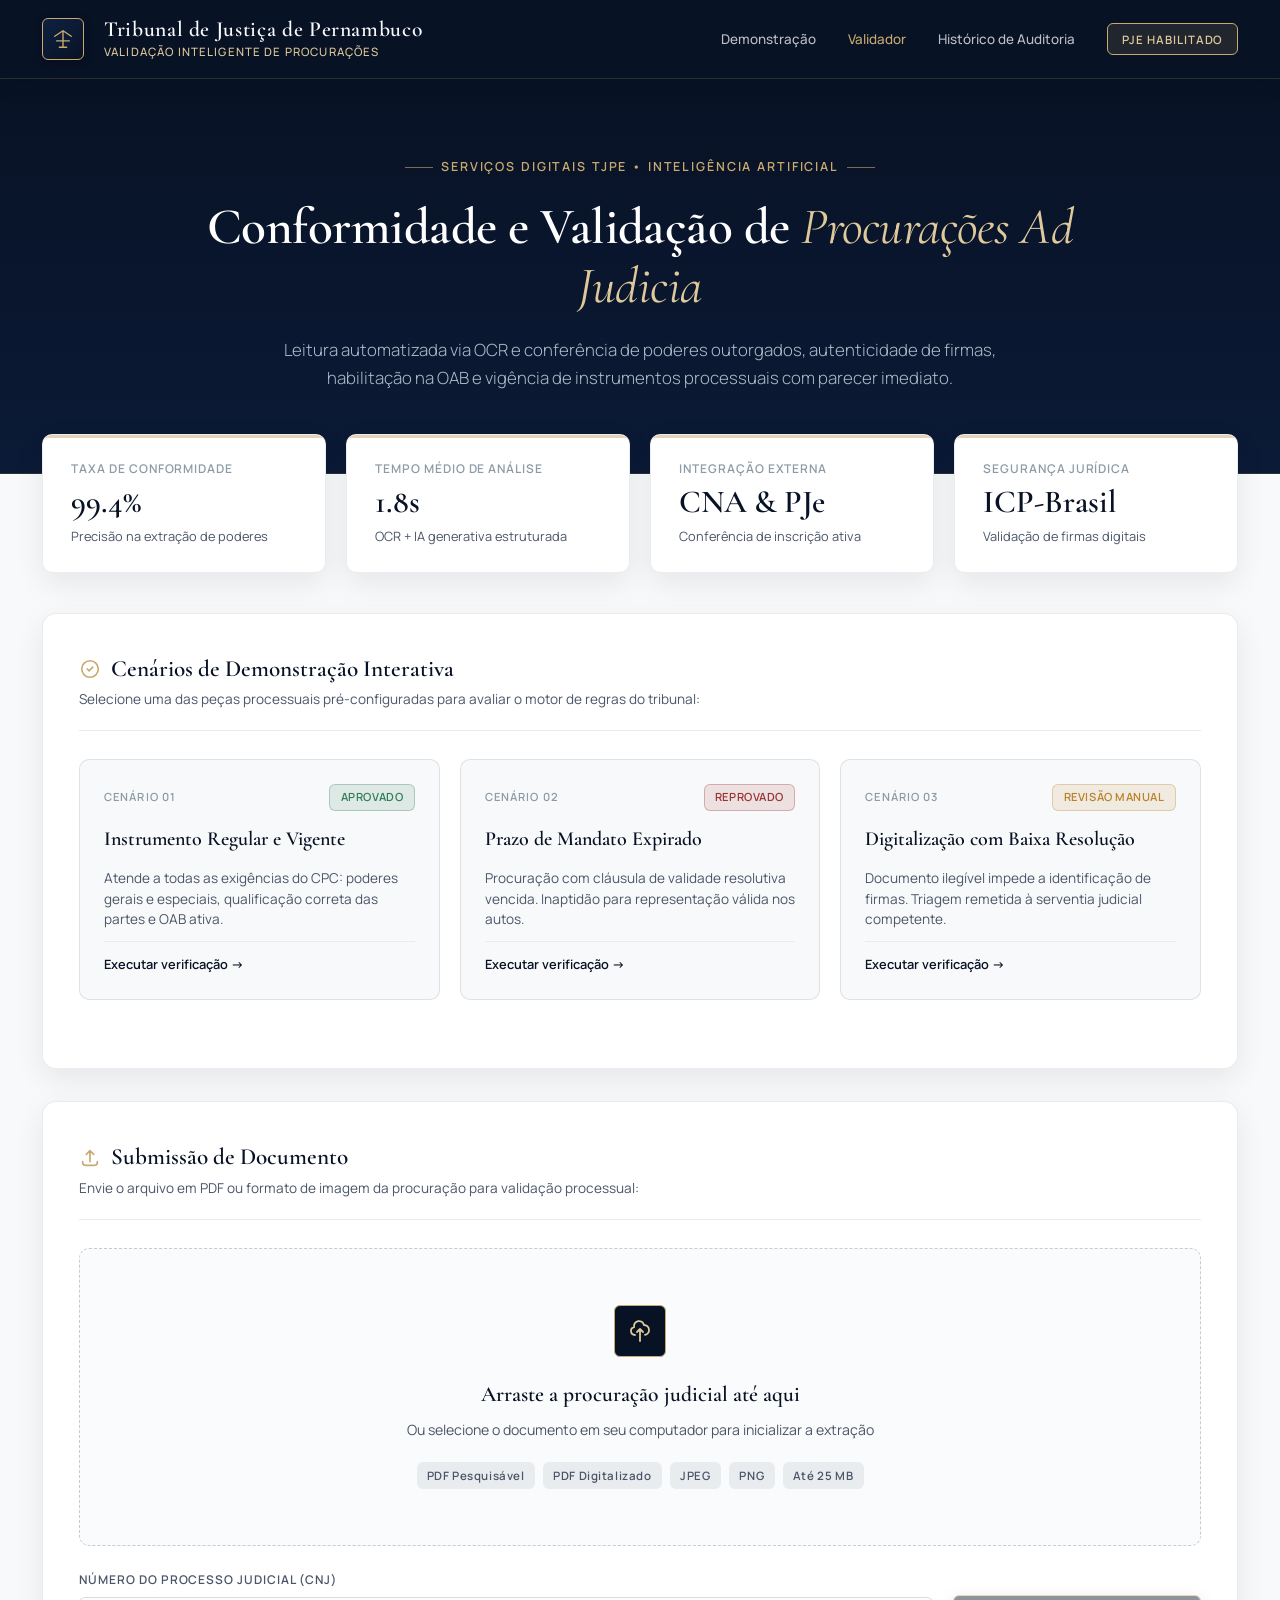
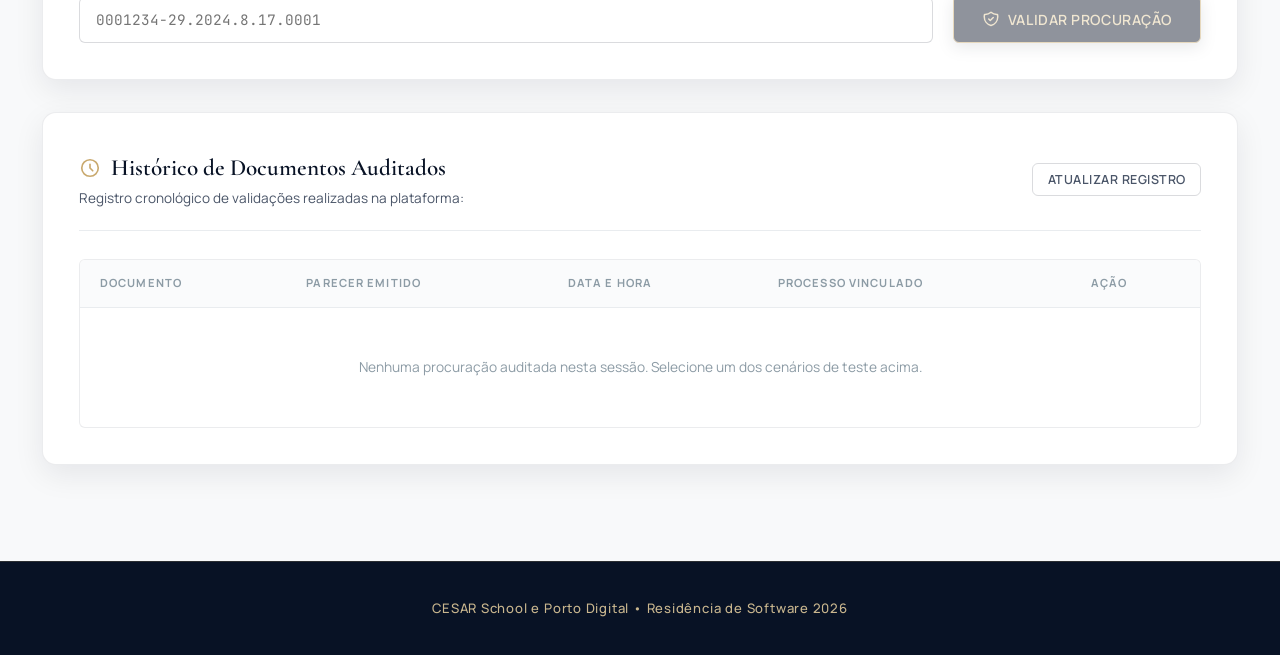
<file: index.html>
<!DOCTYPE html>
<html lang="pt-BR">
<head>
  <meta charset="UTF-8" />
  <meta name="viewport" content="width=device-width, initial-scale=1.0" />
  <title>TJPE — Validação Inteligente de Procurações</title>
  <!-- Página inicial do GitHub Pages: redireciona para a demonstração interativa -->
  <meta http-equiv="refresh" content="0; url=ABRIR_SITE.html" />
  <link rel="canonical" href="ABRIR_SITE.html" />
  <script>location.replace("ABRIR_SITE.html" + location.search + location.hash);</script>
  <style>
    body { margin: 0; min-height: 100vh; display: flex; align-items: center; justify-content: center;
           background: #0b1a36; color: #f8f9fa; font-family: Arial, sans-serif; text-align: center; padding: 24px; }
    a { color: #c9a96e; }
  </style>
</head>
<body>
  <p>Abrindo a demonstração da Validação Inteligente de Procurações…<br />
     Se nada acontecer, <a href="ABRIR_SITE.html">clique aqui</a>.</p>
</body>
</html>
</file>
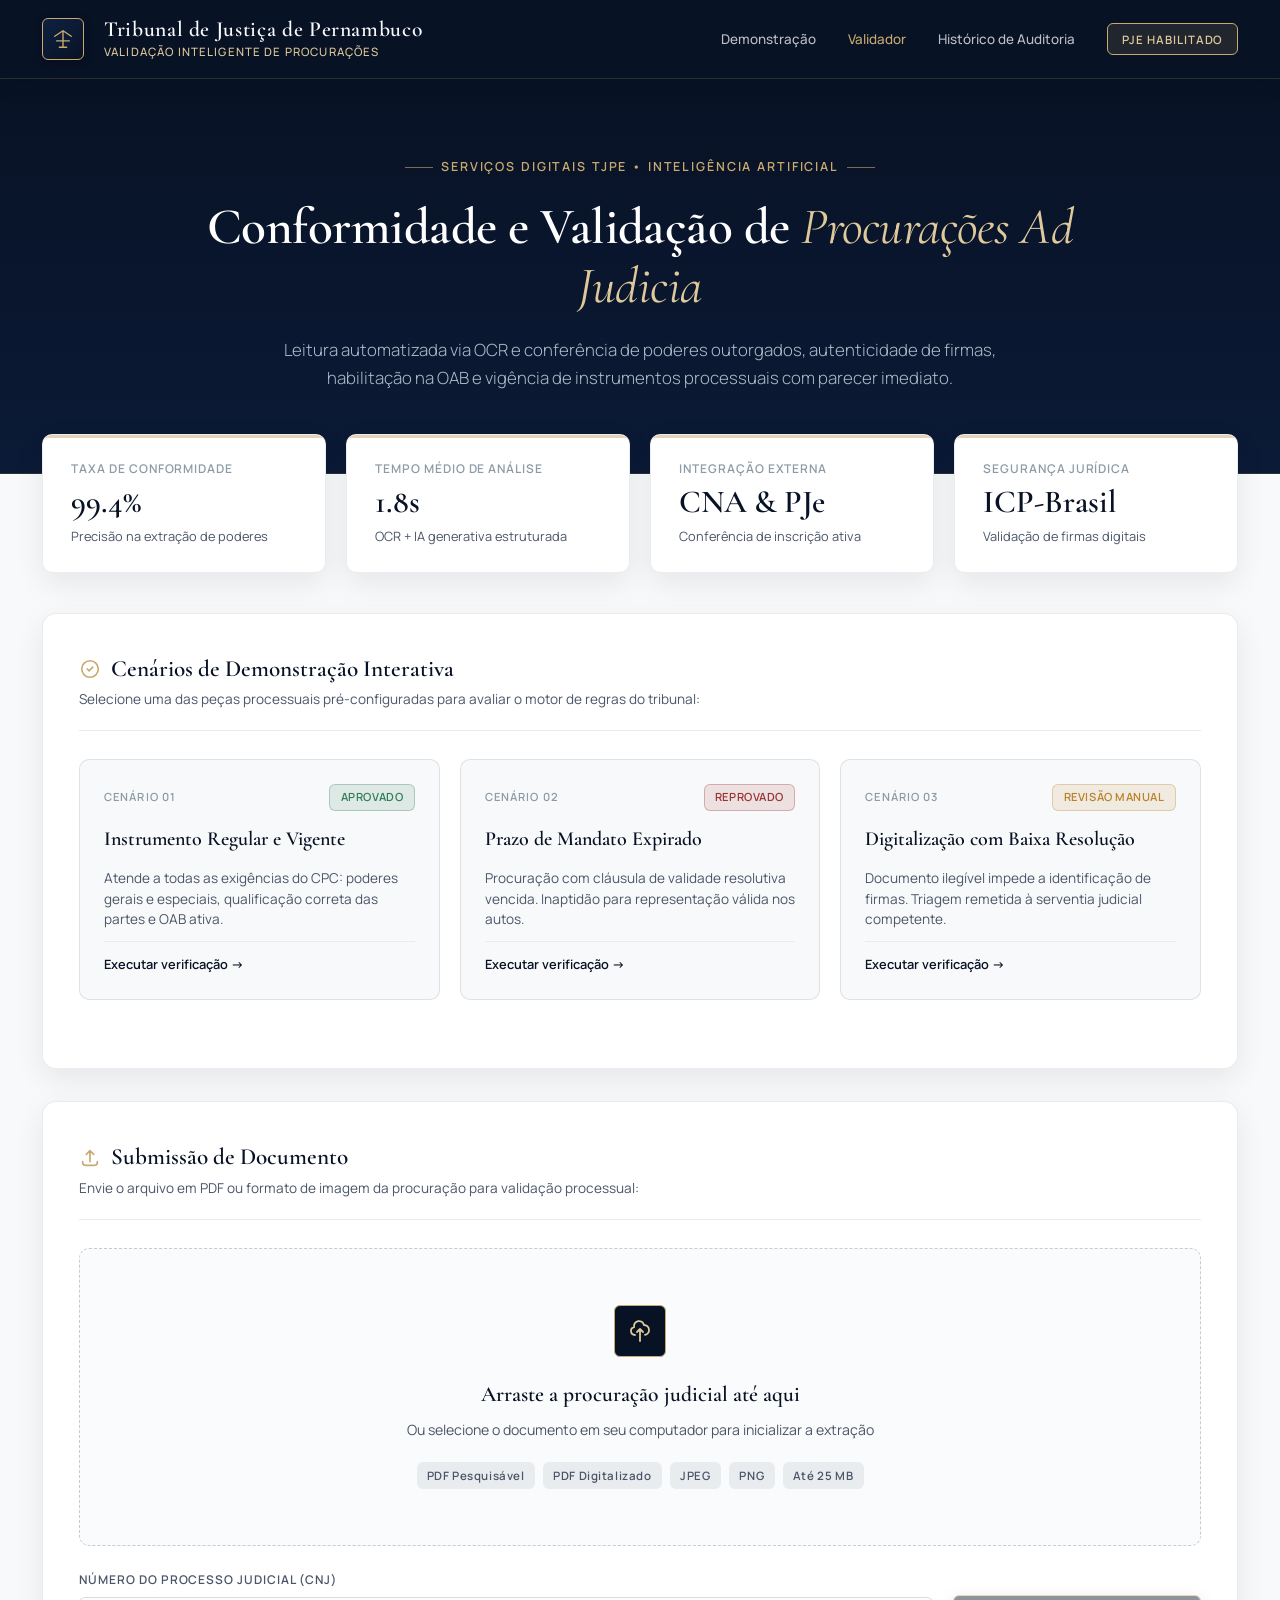
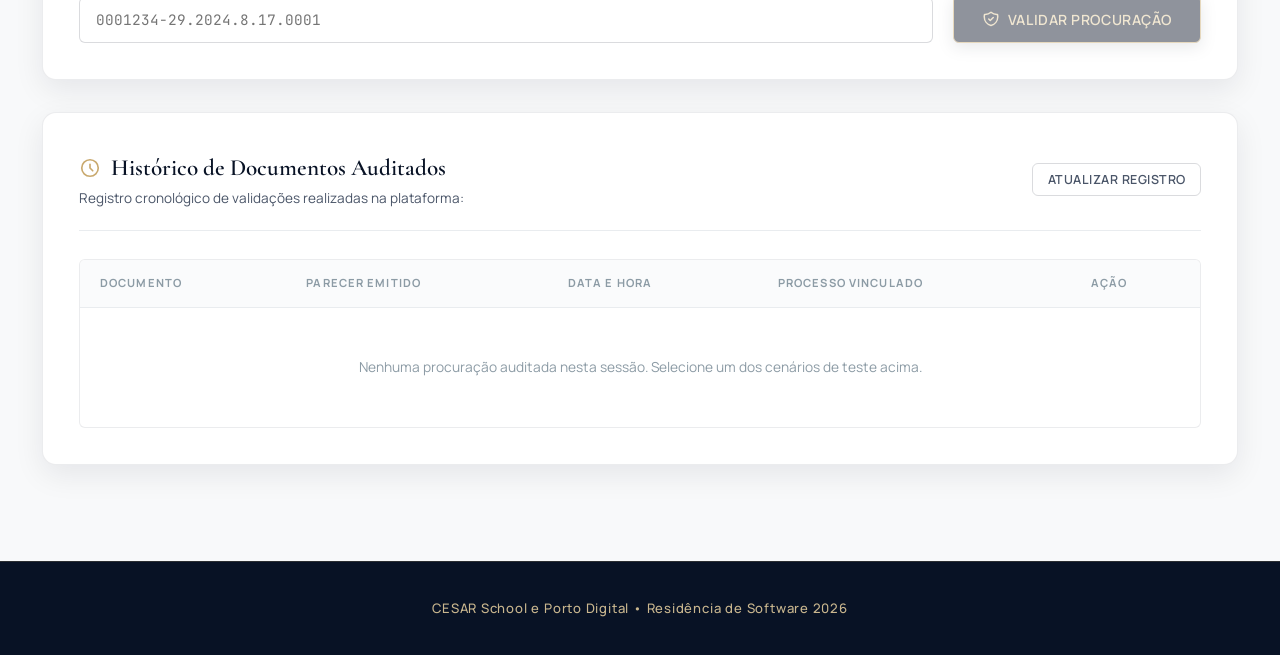
<file: ABRIR_SITE.html>
<!DOCTYPE html>
<html lang="pt-BR">
<head>
  <meta charset="UTF-8" />
  <meta name="viewport" content="width=device-width, initial-scale=1.0" />
  <title>TJPE — Validação Inteligente de Procurações</title>
  
  <!-- Tipografia LegalTech Premium: Cormorant Garamond & Manrope -->
  <link rel="preconnect" href="https://fonts.googleapis.com" />
  <link rel="preconnect" href="https://fonts.gstatic.com" crossorigin />
  <link href="https://fonts.googleapis.com/css2?family=Cormorant+Garamond:ital,wght@0,400;0,500;0,600;0,700;1,400&family=Manrope:wght@300;400;500;600;700&family=JetBrains+Mono:wght@400;500&display=swap" rel="stylesheet" />

  <style>
    /* ============================================================
       IDENTIDADE VISUAL: LEGALTECH PREMIUM — TJPE
       Azul-Marinho Profundo | Dourado Champanhe | Branco Off-White
       ============================================================ */
    :root {
      /* Cores Institucionais */
      --marinho-profundo:  #081225;
      --marinho-primario:   #0b1a36;
      --marinho-card:       #0e2142;
      --marinho-hover:      #132b57;
      --marinho-borda:      rgba(201, 169, 110, 0.18);
      
      /* Dourado Champanhe */
      --champanhe:          #c9a96e;
      --champanhe-claro:    #dfc99b;
      --champanhe-suave:    rgba(201, 169, 110, 0.12);
      --champanhe-glow:     rgba(201, 169, 110, 0.25);
      
      /* Tons Claros & Superfícies */
      --off-white:          #f8f9fa;
      --off-white-card:     #ffffff;
      --cinza-suave:        #e9ecef;
      --cinza-grafite:      #4a5568;
      --cinza-escuro:       #2d3748;
      --texto-muted:        #8c9ba5;
      
      /* Status Semânticos Discretos */
      --status-aprovado:    #2e7d58;
      --status-aprovado-bg: rgba(46, 125, 88, 0.12);
      --status-reprovado:   #9c3434;
      --status-reprovado-bg:rgba(156, 52, 52, 0.12);
      --status-revisao:     #b88228;
      --status-revisao-bg:  rgba(184, 130, 40, 0.12);
      
      /* Geometria e Sombras */
      --radius-sm: 6px;
      --radius-md: 10px;
      --radius-lg: 14px;
      --sombra-sutil: 0 4px 20px rgba(0, 0, 0, 0.05);
      --sombra-card: 0 10px 30px rgba(8, 18, 37, 0.08);
      --transicao: all 0.28s cubic-bezier(0.16, 1, 0.3, 1);
    }

    *, *::before, *::after { box-sizing: border-box; margin: 0; padding: 0; }
    html { scroll-behavior: smooth; }

    body {
      background-color: var(--off-white);
      color: var(--cinza-escuro);
      font-family: 'Manrope', system-ui, -apple-system, sans-serif;
      font-size: 15px;
      line-height: 1.65;
      min-height: 100vh;
      display: flex;
      flex-direction: column;
      -webkit-font-smoothing: antialiased;
    }

    /* ---- CABEÇALHO INSTITUCIONAL ---- */
    header {
      background-color: var(--marinho-profundo);
      border-bottom: 1px solid var(--marinho-borda);
      position: sticky;
      top: 0;
      z-index: 1000;
      box-shadow: 0 4px 20px rgba(8, 18, 37, 0.15);
    }

    .header-container {
      max-width: 1260px;
      margin: 0 auto;
      padding: 0 2rem;
      height: 78px;
      display: flex;
      align-items: center;
      justify-content: space-between;
    }

    .brand-group {
      display: flex;
      align-items: center;
      gap: 1.25rem;
      text-decoration: none;
    }

    .brand-seal {
      width: 42px;
      height: 42px;
      border: 1px solid var(--champanhe);
      border-radius: var(--radius-sm);
      display: flex;
      align-items: center;
      justify-content: center;
      background: linear-gradient(145deg, var(--marinho-card), var(--marinho-profundo));
      box-shadow: 0 2px 10px rgba(0,0,0,0.3);
    }

    .brand-seal svg {
      width: 22px;
      height: 22px;
      fill: none;
      stroke: var(--champanhe);
      stroke-width: 1.5;
    }

    .brand-text {
      display: flex;
      flex-direction: column;
    }

    .brand-name {
      font-family: 'Cormorant Garamond', Georgia, serif;
      font-size: 1.35rem;
      font-weight: 600;
      letter-spacing: 0.03em;
      color: var(--off-white);
      line-height: 1.15;
    }

    .brand-subtitle {
      font-size: 0.72rem;
      font-weight: 500;
      color: var(--champanhe-claro);
      letter-spacing: 0.1em;
      text-transform: uppercase;
    }

    .nav-links {
      display: flex;
      align-items: center;
      gap: 2rem;
    }

    .nav-link {
      font-size: 0.84rem;
      font-weight: 500;
      color: rgba(248, 249, 250, 0.75);
      text-decoration: none;
      transition: var(--transicao);
      display: flex;
      align-items: center;
      gap: 0.4rem;
    }

    .nav-link:hover, .nav-link.active {
      color: var(--champanhe);
    }

    .nav-badge-inst {
      border: 1px solid var(--champanhe);
      color: var(--champanhe-claro);
      background: var(--champanhe-suave);
      font-size: 0.72rem;
      font-weight: 600;
      letter-spacing: 0.08em;
      text-transform: uppercase;
      padding: 0.35rem 0.85rem;
      border-radius: var(--radius-sm);
    }

    /* ---- HERO / APRESENTAÇÃO ---- */
    .hero-banner {
      background: linear-gradient(180deg, var(--marinho-profundo) 0%, var(--marinho-primario) 100%);
      color: var(--off-white);
      padding: 4.5rem 2rem 5rem;
      position: relative;
      border-bottom: 1px solid rgba(201, 169, 110, 0.2);
    }

    .hero-content {
      max-width: 900px;
      margin: 0 auto;
      text-align: center;
    }

    .hero-pre-title {
      display: inline-flex;
      align-items: center;
      gap: 0.5rem;
      font-size: 0.78rem;
      font-weight: 600;
      color: var(--champanhe);
      text-transform: uppercase;
      letter-spacing: 0.15em;
      margin-bottom: 1.25rem;
    }

    .hero-pre-title::before, .hero-pre-title::after {
      content: '';
      display: inline-block;
      width: 28px;
      height: 1px;
      background: var(--champanhe);
      opacity: 0.6;
    }

    .hero-title {
      font-family: 'Cormorant Garamond', Georgia, serif;
      font-size: clamp(2.2rem, 4.5vw, 3.2rem);
      font-weight: 600;
      letter-spacing: -0.01em;
      line-height: 1.15;
      margin-bottom: 1.25rem;
      color: #ffffff;
    }

    .hero-title span {
      color: var(--champanhe-claro);
      font-style: italic;
      font-weight: 400;
    }

    .hero-description {
      font-size: 1.05rem;
      color: #b0bac9;
      font-weight: 300;
      line-height: 1.7;
      max-width: 720px;
      margin: 0 auto;
    }

    /* ---- ÁREA PRINCIPAL ---- */
    main {
      flex: 1;
      max-width: 1260px;
      width: 100%;
      margin: -2.5rem auto 4rem;
      padding: 0 2rem;
      position: relative;
      z-index: 10;
    }

    /* ---- CARDS DE INDICADORES (PAINEL RÁPIDO) ---- */
    .metric-grid {
      display: grid;
      grid-template-columns: repeat(auto-fit, minmax(220px, 1fr));
      gap: 1.25rem;
      margin-bottom: 2.5rem;
    }

    .metric-card {
      background: var(--off-white-card);
      border: 1px solid rgba(8, 18, 37, 0.08);
      border-radius: var(--radius-md);
      padding: 1.5rem 1.75rem;
      box-shadow: var(--sombra-card);
      display: flex;
      flex-direction: column;
      gap: 0.5rem;
      position: relative;
      overflow: hidden;
    }

    .metric-card::before {
      content: '';
      position: absolute;
      top: 0; left: 0; right: 0;
      height: 3px;
      background: var(--champanhe);
      opacity: 0.5;
    }

    .metric-label {
      font-size: 0.75rem;
      font-weight: 600;
      color: var(--texto-muted);
      text-transform: uppercase;
      letter-spacing: 0.08em;
    }

    .metric-value {
      font-family: 'Cormorant Garamond', Georgia, serif;
      font-size: 2rem;
      font-weight: 600;
      color: var(--marinho-profundo);
      line-height: 1;
    }

    .metric-desc {
      font-size: 0.8rem;
      color: var(--cinza-grafite);
    }

    /* ---- CARDS INSTITUCIONAIS GERAIS ---- */
    .card-panel {
      background: var(--off-white-card);
      border: 1px solid rgba(8, 18, 37, 0.08);
      border-radius: var(--radius-lg);
      padding: 2.25rem;
      box-shadow: var(--sombra-card);
      margin-bottom: 2rem;
    }

    .panel-header {
      display: flex;
      align-items: center;
      justify-content: space-between;
      border-bottom: 1px solid var(--cinza-suave);
      padding-bottom: 1.25rem;
      margin-bottom: 1.75rem;
    }

    .panel-title {
      font-family: 'Cormorant Garamond', Georgia, serif;
      font-size: 1.45rem;
      font-weight: 600;
      color: var(--marinho-profundo);
      display: flex;
      align-items: center;
      gap: 0.65rem;
    }

    .panel-title svg {
      width: 22px;
      height: 22px;
      stroke: var(--champanhe);
      stroke-width: 1.8;
      fill: none;
    }

    .panel-subtitle {
      font-size: 0.85rem;
      color: var(--cinza-grafite);
    }

    /* ---- CENÁRIOS DE DEMONSTRAÇÃO JURÍDICA ---- */
    .scenarios-grid {
      display: grid;
      grid-template-columns: repeat(auto-fit, minmax(280px, 1fr));
      gap: 1.25rem;
      margin-bottom: 2rem;
    }

    .scenario-box {
      border: 1px solid rgba(8, 18, 37, 0.1);
      border-radius: var(--radius-md);
      padding: 1.5rem;
      background: var(--off-white);
      cursor: pointer;
      transition: var(--transicao);
      display: flex;
      flex-direction: column;
      gap: 0.75rem;
    }

    .scenario-box:hover {
      border-color: var(--champanhe);
      background: #ffffff;
      box-shadow: 0 8px 24px rgba(201, 169, 110, 0.15);
      transform: translateY(-2px);
    }

    .scenario-top {
      display: flex;
      align-items: center;
      justify-content: space-between;
    }

    .scenario-tag {
      font-size: 0.7rem;
      font-weight: 600;
      color: var(--texto-muted);
      letter-spacing: 0.1em;
      text-transform: uppercase;
    }

    .scenario-badge {
      font-size: 0.7rem;
      font-weight: 600;
      padding: 0.2rem 0.65rem;
      border-radius: var(--radius-sm);
      text-transform: uppercase;
      letter-spacing: 0.05em;
    }

    .scenario-badge.aprovado  { background: var(--status-aprovado-bg);  color: var(--status-aprovado); border: 1px solid rgba(46, 125, 88, 0.3); }
    .scenario-badge.reprovado { background: var(--status-reprovado-bg); color: var(--status-reprovado); border: 1px solid rgba(156, 52, 52, 0.3); }
    .scenario-badge.revisao   { background: var(--status-revisao-bg);   color: var(--status-revisao); border: 1px solid rgba(184, 130, 40, 0.3); }

    .scenario-title {
      font-family: 'Cormorant Garamond', Georgia, serif;
      font-size: 1.25rem;
      font-weight: 600;
      color: var(--marinho-profundo);
    }

    .scenario-desc {
      font-size: 0.85rem;
      color: var(--cinza-grafite);
      line-height: 1.5;
    }

    .scenario-cta {
      margin-top: auto;
      padding-top: 0.75rem;
      font-size: 0.8rem;
      font-weight: 600;
      color: var(--marinho-profundo);
      display: flex;
      align-items: center;
      gap: 0.35rem;
      border-top: 1px solid var(--cinza-suave);
    }

    /* ---- ÁREA DE UPLOAD ELEGANTE ---- */
    .upload-zone-legal {
      border: 1.5px dashed rgba(8, 18, 37, 0.2);
      border-radius: var(--radius-md);
      padding: 3.5rem 2rem;
      text-align: center;
      background: #fafbfc;
      cursor: pointer;
      position: relative;
      transition: var(--transicao);
    }

    .upload-zone-legal:hover, .upload-zone-legal.dragover {
      border-color: var(--champanhe);
      background: rgba(201, 169, 110, 0.04);
    }

    .upload-zone-legal input[type="file"] {
      position: absolute;
      inset: 0;
      opacity: 0;
      cursor: pointer;
      width: 100%;
      height: 100%;
    }

    .upload-icon-legal {
      width: 52px;
      height: 52px;
      margin: 0 auto 1.25rem;
      border-radius: var(--radius-sm);
      background: var(--marinho-profundo);
      display: flex;
      align-items: center;
      justify-content: center;
      border: 1px solid var(--champanhe);
    }

    .upload-icon-legal svg {
      width: 24px;
      height: 24px;
      stroke: var(--champanhe-claro);
      fill: none;
      stroke-width: 1.8;
    }

    .upload-prompt-title {
      font-family: 'Cormorant Garamond', Georgia, serif;
      font-size: 1.35rem;
      font-weight: 600;
      color: var(--marinho-profundo);
      margin-bottom: 0.35rem;
    }

    .upload-prompt-sub {
      font-size: 0.88rem;
      color: var(--cinza-grafite);
      margin-bottom: 1.25rem;
    }

    .format-tags {
      display: flex;
      justify-content: center;
      gap: 0.5rem;
      flex-wrap: wrap;
    }

    .format-tag {
      font-size: 0.72rem;
      font-weight: 600;
      color: var(--cinza-grafite);
      background: var(--cinza-suave);
      padding: 0.25rem 0.65rem;
      border-radius: var(--radius-sm);
      letter-spacing: 0.05em;
    }

    /* ---- PREVIEW ARQUIVO ---- */
    .file-preview-strip {
      margin-top: 1.25rem;
      background: #f1f4f8;
      border: 1px solid rgba(8, 18, 37, 0.1);
      border-radius: var(--radius-sm);
      padding: 0.85rem 1.25rem;
      display: flex;
      align-items: center;
      justify-content: space-between;
    }

    .file-preview-meta {
      display: flex;
      align-items: center;
      gap: 0.75rem;
    }

    .file-preview-title {
      font-size: 0.9rem;
      font-weight: 600;
      color: var(--marinho-profundo);
    }

    .file-preview-size {
      font-size: 0.75rem;
      color: var(--texto-muted);
      font-family: 'JetBrains Mono', monospace;
    }

    /* ---- CAMPOS E BOTÕES ---- */
    .form-row {
      display: flex;
      gap: 1.25rem;
      align-items: flex-end;
      margin-top: 1.5rem;
      flex-wrap: wrap;
    }

    .form-group-legal {
      flex: 1;
      min-width: 260px;
    }

    .field-label {
      display: block;
      font-size: 0.75rem;
      font-weight: 600;
      color: var(--cinza-grafite);
      text-transform: uppercase;
      letter-spacing: 0.08em;
      margin-bottom: 0.45rem;
    }

    .field-input {
      width: 100%;
      padding: 0.8rem 1rem;
      border: 1px solid rgba(8, 18, 37, 0.15);
      border-radius: var(--radius-sm);
      font-family: 'JetBrains Mono', monospace;
      font-size: 0.9rem;
      color: var(--cinza-escuro);
      background: #ffffff;
      transition: var(--transicao);
    }

    .field-input:focus {
      outline: none;
      border-color: var(--champanhe);
      box-shadow: 0 0 0 3px rgba(201, 169, 110, 0.2);
    }

    .btn-institution {
      display: inline-flex;
      align-items: center;
      justify-content: center;
      gap: 0.5rem;
      padding: 0.85rem 1.75rem;
      border-radius: var(--radius-sm);
      font-size: 0.88rem;
      font-weight: 600;
      letter-spacing: 0.04em;
      cursor: pointer;
      transition: var(--transicao);
      border: none;
      text-transform: uppercase;
      font-family: 'Manrope', sans-serif;
    }

    .btn-institution-primary {
      background: var(--marinho-profundo);
      color: var(--champanhe-claro);
      border: 1px solid var(--champanhe);
      box-shadow: 0 4px 15px rgba(8, 18, 37, 0.2);
    }

    .btn-institution-primary:hover:not(:disabled) {
      background: var(--marinho-card);
      color: #ffffff;
      box-shadow: 0 6px 20px rgba(8, 18, 37, 0.3);
      transform: translateY(-1px);
    }

    .btn-institution-primary:disabled {
      opacity: 0.45;
      cursor: not-allowed;
    }

    .btn-institution-outline {
      background: transparent;
      border: 1px solid rgba(8, 18, 37, 0.15);
      color: var(--cinza-grafite);
      padding: 0.45rem 0.9rem;
      font-size: 0.78rem;
    }

    .btn-institution-outline:hover {
      border-color: var(--marinho-profundo);
      color: var(--marinho-profundo);
      background: var(--cinza-suave);
    }

    /* ---- STATUS DE PROCESSAMENTO ---- */
    .processing-block {
      margin-top: 1.75rem;
      padding-top: 1.5rem;
      border-top: 1px solid var(--cinza-suave);
    }

    .processing-info {
      display: flex;
      justify-content: space-between;
      font-size: 0.82rem;
      font-weight: 600;
      color: var(--marinho-profundo);
      margin-bottom: 0.5rem;
    }

    .progress-bar-track {
      background: var(--cinza-suave);
      border-radius: 999px;
      height: 5px;
      overflow: hidden;
    }

    .progress-bar-fill {
      height: 100%;
      background: linear-gradient(90deg, var(--marinho-profundo), var(--champanhe));
      width: 0%;
      transition: width 0.35s ease;
    }

    .process-steps {
      display: flex;
      justify-content: space-between;
      margin-top: 1.25rem;
    }

    .step-item {
      display: flex;
      flex-direction: column;
      align-items: center;
      gap: 0.35rem;
      flex: 1;
      opacity: 0.4;
      transition: var(--transicao);
    }

    .step-item.active { opacity: 1; }
    .step-item.completed { opacity: 0.9; }

    .step-bullet {
      width: 28px;
      height: 28px;
      border-radius: 50%;
      background: #ffffff;
      border: 1px solid rgba(8, 18, 37, 0.2);
      display: flex;
      align-items: center;
      justify-content: center;
      font-size: 0.75rem;
      font-weight: 600;
      color: var(--cinza-grafite);
    }

    .step-item.active .step-bullet {
      border-color: var(--champanhe);
      background: var(--marinho-profundo);
      color: var(--champanhe-claro);
    }

    .step-item.completed .step-bullet {
      border-color: var(--status-aprovado);
      background: var(--status-aprovado-bg);
      color: var(--status-aprovado);
    }

    .step-name {
      font-size: 0.68rem;
      font-weight: 600;
      color: var(--cinza-grafite);
      text-transform: uppercase;
      letter-spacing: 0.05em;
    }

    /* ---- RESULTADO DA VALIDAÇÃO ---- */
    .parecer-card {
      border-radius: var(--radius-md);
      padding: 1.75rem 2rem;
      margin-bottom: 2rem;
      display: flex;
      align-items: flex-start;
      gap: 1.5rem;
      border: 1px solid;
    }

    .parecer-card.aprovado {
      background: #f2f9f5;
      border-color: rgba(46, 125, 88, 0.3);
    }

    .parecer-card.reprovado {
      background: #fdf5f5;
      border-color: rgba(156, 52, 52, 0.3);
    }

    .parecer-card.revisao {
      background: #fdfbf5;
      border-color: rgba(184, 130, 40, 0.3);
    }

    .parecer-icon-box {
      width: 52px;
      height: 52px;
      border-radius: var(--radius-sm);
      display: flex;
      align-items: center;
      justify-content: center;
      flex-shrink: 0;
    }

    .parecer-card.aprovado .parecer-icon-box  { background: var(--status-aprovado); color: #fff; }
    .parecer-card.reprovado .parecer-icon-box { background: var(--status-reprovado); color: #fff; }
    .parecer-card.revisao .parecer-icon-box   { background: var(--status-revisao); color: #fff; }

    .parecer-icon-box svg {
      width: 28px;
      height: 28px;
      stroke: currentColor;
      fill: none;
      stroke-width: 2;
    }

    .parecer-title {
      font-family: 'Cormorant Garamond', Georgia, serif;
      font-size: 1.5rem;
      font-weight: 700;
      margin-bottom: 0.25rem;
    }

    .parecer-card.aprovado .parecer-title  { color: var(--status-aprovado); }
    .parecer-card.reprovado .parecer-title { color: var(--status-reprovado); }
    .parecer-card.revisao .parecer-title   { color: var(--status-revisao); }

    .parecer-text {
      font-size: 0.95rem;
      color: var(--cinza-escuro);
      line-height: 1.6;
    }

    /* ---- GRID DE DADOS EXTRAÍDOS ---- */
    .extracted-data-grid {
      display: grid;
      grid-template-columns: repeat(auto-fill, minmax(240px, 1fr));
      gap: 1rem;
      margin: 1.25rem 0 2rem;
    }

    .data-cell {
      background: #fafbfc;
      border: 1px solid rgba(8, 18, 37, 0.08);
      border-radius: var(--radius-sm);
      padding: 0.9rem 1.1rem;
    }

    .data-cell-label {
      font-size: 0.7rem;
      font-weight: 600;
      color: var(--texto-muted);
      text-transform: uppercase;
      letter-spacing: 0.08em;
      margin-bottom: 0.3rem;
    }

    .data-cell-val {
      font-size: 0.9rem;
      font-weight: 600;
      color: var(--marinho-profundo);
      word-break: break-word;
    }

    .data-cell-val.empty {
      color: #a0aec0;
      font-weight: 400;
      font-style: italic;
    }

    /* ---- ITENS DE VERIFICAÇÃO ---- */
    .checklist-rows {
      display: flex;
      flex-direction: column;
      gap: 0.65rem;
      margin-top: 1rem;
    }

    .checklist-row {
      display: flex;
      align-items: flex-start;
      gap: 0.85rem;
      padding: 0.85rem 1.1rem;
      border-radius: var(--radius-sm);
      font-size: 0.88rem;
      border: 1px solid;
    }

    .checklist-row.ok {
      background: #f7faf8;
      border-color: rgba(46, 125, 88, 0.2);
      color: #1e5239;
    }

    .checklist-row.erro {
      background: #fdf7f7;
      border-color: rgba(156, 52, 52, 0.2);
      color: #742525;
    }

    .checklist-row.aviso {
      background: #fdfaf4;
      border-color: rgba(184, 130, 40, 0.2);
      color: #8c6218;
    }

    .checklist-row.info {
      background: #f5f8fc;
      border-color: rgba(8, 18, 37, 0.15);
      color: var(--marinho-profundo);
    }

    /* ---- TABELA DE HISTÓRICO JURÍDICO ---- */
    .table-container-legal {
      overflow-x: auto;
      border: 1px solid rgba(8, 18, 37, 0.08);
      border-radius: var(--radius-sm);
      background: #ffffff;
    }

    table {
      width: 100%;
      border-collapse: collapse;
      font-size: 0.86rem;
      text-align: left;
    }

    thead th {
      padding: 0.9rem 1.25rem;
      font-size: 0.7rem;
      font-weight: 700;
      color: var(--texto-muted);
      letter-spacing: 0.1em;
      text-transform: uppercase;
      background: #fafbfc;
      border-bottom: 1px solid var(--cinza-suave);
      white-space: nowrap;
    }

    tbody tr {
      border-bottom: 1px solid var(--cinza-suave);
      transition: var(--transicao);
    }

    tbody tr:last-child { border-bottom: none; }
    tbody tr:hover { background: #f8fafc; }

    tbody td {
      padding: 0.95rem 1.25rem;
      vertical-align: middle;
      color: var(--cinza-escuro);
    }

    .doc-name {
      font-weight: 600;
      color: var(--marinho-profundo);
      display: flex;
      align-items: center;
      gap: 0.5rem;
    }

    .badge-status-tab {
      display: inline-flex;
      align-items: center;
      gap: 0.35rem;
      font-size: 0.72rem;
      font-weight: 600;
      padding: 0.25rem 0.65rem;
      border-radius: var(--radius-sm);
      text-transform: uppercase;
      letter-spacing: 0.04em;
    }

    .badge-status-tab.aprovado  { background: var(--status-aprovado-bg);  color: var(--status-aprovado); }
    .badge-status-tab.reprovado { background: var(--status-reprovado-bg); color: var(--status-reprovado); }
    .badge-status-tab.revisao   { background: var(--status-revisao-bg);   color: var(--status-revisao); }

    /* ---- TOAST INSTITUCIONAL ---- */
    .toast-deck {
      position: fixed;
      bottom: 2rem;
      right: 2rem;
      z-index: 9999;
      display: flex;
      flex-direction: column;
      gap: 0.5rem;
    }

    .toast-msg {
      background: var(--marinho-profundo);
      color: var(--off-white);
      border: 1px solid var(--champanhe);
      border-radius: var(--radius-sm);
      padding: 0.85rem 1.25rem;
      font-size: 0.85rem;
      box-shadow: 0 10px 30px rgba(0,0,0,0.25);
      animation: fadeInToast 0.3s ease;
      display: flex;
      align-items: center;
      gap: 0.65rem;
    }

    @keyframes fadeInToast {
      from { transform: translateY(15px); opacity: 0; }
      to   { transform: translateY(0);    opacity: 1; }
    }

    /* ---- RODAPÉ DISCRETO, ELEGANTE E CENTRALIZADO ---- */
    footer {
      background-color: var(--marinho-profundo);
      border-top: 1px solid var(--marinho-borda);
      padding: 2.25rem 1.5rem;
      margin-top: auto;
      text-align: center;
    }

    .footer-single-text {
      font-size: 0.82rem;
      font-weight: 500;
      color: var(--champanhe-claro);
      letter-spacing: 0.06em;
      opacity: 0.9;
    }

    .hidden { display: none !important; }

    /* ---- RESPONSIVIDADE ---- */
    @media (max-width: 768px) {
      .header-container { height: 68px; padding: 0 1rem; }
      .nav-links { display: none; }
      .hero-banner { padding: 3.5rem 1rem 4rem; }
      main { padding: 0 1rem; margin-top: -1.5rem; }
      .card-panel { padding: 1.5rem; }
      .process-steps { display: none; }
      .parecer-card { flex-direction: column; gap: 1rem; }
    }
  </style>
</head>
<body>

  <!-- CABEÇALHO INSTITUCIONAL -->
  <header>
    <div class="header-container">
      <a href="#" class="brand-group">
        <div class="brand-seal">
          <svg viewBox="0 0 24 24">
            <path d="M12 3v18M3 9l9-6 9 6M5 14h14M8 21h8" stroke-linecap="round" stroke-linejoin="round"/>
          </svg>
        </div>
        <div class="brand-text">
          <span class="brand-name">Tribunal de Justiça de Pernambuco</span>
          <span class="brand-subtitle">Validação Inteligente de Procurações</span>
        </div>
      </a>

      <nav class="nav-links">
        <a href="#cenarios" class="nav-link">Demonstração</a>
        <a href="#upload" class="nav-link active">Validador</a>
        <a href="#historico" class="nav-link">Histórico de Auditoria</a>
        <span class="nav-badge-inst">PJe Habilitado</span>
      </nav>
    </div>
  </header>

  <!-- HERO / IDENTIFICAÇÃO DO SERVIÇO -->
  <section class="hero-banner">
    <div class="hero-content">
      <div class="hero-pre-title">Serviços Digitais TJPE • Inteligência Artificial</div>
      <h1 class="hero-title">Conformidade e Validação de <span>Procurações Ad Judicia</span></h1>
      <p class="hero-description">
        Leitura automatizada via OCR e conferência de poderes outorgados, autenticidade de firmas, habilitação na OAB e vigência de instrumentos processuais com parecer imediato.
      </p>
    </div>
  </section>

  <main>

    <!-- INDICADORES PRINCIPAIS -->
    <div class="metric-grid">
      <div class="metric-card">
        <span class="metric-label">Taxa de Conformidade</span>
        <span class="metric-value">99.4%</span>
        <span class="metric-desc">Precisão na extração de poderes</span>
      </div>
      <div class="metric-card">
        <span class="metric-label">Tempo Médio de Análise</span>
        <span class="metric-value">1.8s</span>
        <span class="metric-desc">OCR + IA generativa estruturada</span>
      </div>
      <div class="metric-card">
        <span class="metric-label">Integração Externa</span>
        <span class="metric-value">CNA & PJe</span>
        <span class="metric-desc">Conferência de inscrição ativa</span>
      </div>
      <div class="metric-card">
        <span class="metric-label">Segurança Jurídica</span>
        <span class="metric-value">ICP-Brasil</span>
        <span class="metric-desc">Validação de firmas digitais</span>
      </div>
    </div>

    <!-- CENÁRIOS INSTITUCIONAIS -->
    <section id="cenarios" class="card-panel">
      <div class="panel-header">
        <div>
          <h2 class="panel-title">
            <svg viewBox="0 0 24 24"><path d="M9 12l2 2 4-4m6 2a9 9 0 11-18 0 9 9 0 0118 0z" stroke-linecap="round"/></svg>
            Cenários de Demonstração Interativa
          </h2>
          <p class="panel-subtitle">Selecione uma das peças processuais pré-configuradas para avaliar o motor de regras do tribunal:</p>
        </div>
      </div>

      <div class="scenarios-grid">
        <!-- Cenário 1 -->
        <div class="scenario-box" onclick="acionarCenario('cenario1')">
          <div class="scenario-top">
            <span class="scenario-tag">Cenário 01</span>
            <span class="scenario-badge aprovado">Aprovado</span>
          </div>
          <div class="scenario-title">Instrumento Regular e Vigente</div>
          <div class="scenario-desc">Atende a todas as exigências do CPC: poderes gerais e especiais, qualificação correta das partes e OAB ativa.</div>
          <div class="scenario-cta">Executar verificação →</div>
        </div>

        <!-- Cenário 2 -->
        <div class="scenario-box" onclick="acionarCenario('cenario2')">
          <div class="scenario-top">
            <span class="scenario-tag">Cenário 02</span>
            <span class="scenario-badge reprovado">Reprovado</span>
          </div>
          <div class="scenario-title">Prazo de Mandato Expirado</div>
          <div class="scenario-desc">Procuração com cláusula de validade resolutiva vencida. Inaptidão para representação válida nos autos.</div>
          <div class="scenario-cta">Executar verificação →</div>
        </div>

        <!-- Cenário 3 -->
        <div class="scenario-box" onclick="acionarCenario('cenario3')">
          <div class="scenario-top">
            <span class="scenario-tag">Cenário 03</span>
            <span class="scenario-badge revisao">Revisão Manual</span>
          </div>
          <div class="scenario-title">Digitalização com Baixa Resolução</div>
          <div class="scenario-desc">Documento ilegível impede a identificação de firmas. Triagem remetida à serventia judicial competente.</div>
          <div class="scenario-cta">Executar verificação →</div>
        </div>
      </div>
    </section>

    <!-- ÁREA DE UPLOAD E SUBMISSÃO -->
    <section id="upload" class="card-panel">
      <div class="panel-header">
        <div>
          <h2 class="panel-title">
            <svg viewBox="0 0 24 24"><path d="M4 16v1a3 3 0 003 3h10a3 3 0 003-3v-1m-4-8l-4-4m0 0L8 8m4-4v12" stroke-linecap="round" stroke-linejoin="round"/></svg>
            Submissão de Documento
          </h2>
          <p class="panel-subtitle">Envie o arquivo em PDF ou formato de imagem da procuração para validação processual:</p>
        </div>
      </div>

      <div class="upload-zone-legal" id="uploadDropZone">
        <input type="file" id="fileUploadInput" accept=".pdf,.jpg,.jpeg,.png" />
        <div class="upload-icon-legal">
          <svg viewBox="0 0 24 24"><path d="M7 16a4 4 0 01-.88-7.903A5 5 0 1115.9 6L16 6a5 5 0 011 9.9M15 13l-3-3m0 0l-3 3m3-3v12" stroke-linecap="round" stroke-linejoin="round"/></svg>
        </div>
        <div class="upload-prompt-title">Arraste a procuração judicial até aqui</div>
        <div class="upload-prompt-sub">Ou selecione o documento em seu computador para inicializar a extração</div>
        <div class="format-tags">
          <span class="format-tag">PDF Pesquisável</span>
          <span class="format-tag">PDF Digitalizado</span>
          <span class="format-tag">JPEG</span>
          <span class="format-tag">PNG</span>
          <span class="format-tag">Até 25 MB</span>
        </div>
      </div>

      <!-- Preview do Arquivo Selecionado -->
      <div class="file-preview-strip hidden" id="filePreviewStrip">
        <div class="file-preview-meta">
          <svg width="22" height="22" viewBox="0 0 24 24" fill="none" stroke="#081225" stroke-width="1.8">
            <path d="M13 2H6a2 2 0 00-2 2v16a2 2 0 002 2h12a2 2 0 002-2V9z"></path>
            <path d="M13 2v7h7"></path>
          </svg>
          <div>
            <div class="file-preview-title" id="previewFileName">—</div>
            <div class="file-preview-size" id="previewFileSize">—</div>
          </div>
        </div>
        <span class="format-tag" style="background:var(--champanhe-suave); color:var(--marinho-profundo)">Pronto para Envio</span>
      </div>

      <!-- Formulário Processual -->
      <div class="form-row">
        <div class="form-group-legal">
          <label class="field-label" for="numeroProcessoInput">Número do Processo Judicial (CNJ)</label>
          <input type="text" class="field-input" id="numeroProcessoInput" placeholder="0001234-29.2024.8.17.0001" maxlength="25" />
        </div>
        <button class="btn-institution btn-institution-primary" id="btnValidar" disabled onclick="processarEnvio()">
          <svg width="18" height="18" viewBox="0 0 24 24" fill="none" stroke="currentColor" stroke-width="2">
            <path d="M9 12l2 2 4-4m5.618-4.016A11.955 11.955 0 0112 2.944a11.955 11.955 0 01-8.618 3.04A12.02 12.02 0 003 9c0 5.591 3.824 10.29 9 11.622 5.176-1.332 9-6.03 9-11.622 0-1.042-.133-2.052-.382-3.016z" stroke-linecap="round" stroke-linejoin="round"/>
          </svg>
          <span>Validar Procuração</span>
        </button>
      </div>

      <!-- Barra de Progresso e Stepper Processual -->
      <div class="processing-block hidden" id="processingBlock">
        <div class="processing-info">
          <span id="processTextStatus">Iniciando análise pericial…</span>
          <span id="processPercentage">0%</span>
        </div>
        <div class="progress-bar-track">
          <div class="progress-bar-fill" id="progressBarFill"></div>
        </div>
        <div class="process-steps">
          <div class="step-item" data-step="0"><div class="step-bullet">1</div><div class="step-name">Ingresso</div></div>
          <div class="step-item" data-step="1"><div class="step-bullet">2</div><div class="step-name">Tratamento</div></div>
          <div class="step-item" data-step="2"><div class="step-bullet">3</div><div class="step-name">OCR</div></div>
          <div class="step-item" data-step="3"><div class="step-bullet">4</div><div class="step-name">Inteligência</div></div>
          <div class="step-item" data-step="4"><div class="step-bullet">5</div><div class="step-name">Validação</div></div>
        </div>
      </div>
    </section>

    <!-- EXIBIÇÃO DE RESULTADO E PARECER -->
    <section class="card-panel hidden" id="resultadoPanel">
      <div id="resultadoContainer"></div>
    </section>

    <!-- HISTÓRICO DE DOCUMENTOS PROCESSADOS -->
    <section id="historico" class="card-panel">
      <div class="panel-header">
        <div>
          <h2 class="panel-title">
            <svg viewBox="0 0 24 24"><path d="M12 8v4l3 3m6-3a9 9 0 11-18 0 9 9 0 0118 0z" stroke-linecap="round" stroke-linejoin="round"/></svg>
            Histórico de Documentos Auditados
          </h2>
          <p class="panel-subtitle">Registro cronológico de validações realizadas na plataforma:</p>
        </div>
        <button class="btn-institution btn-institution-outline" onclick="atualizarHistoricoVisual()">
          Atualizar Registro
        </button>
      </div>

      <div class="table-container-legal">
        <table>
          <thead>
            <tr>
              <th>Documento</th>
              <th>Parecer Emitido</th>
              <th>Data e Hora</th>
              <th>Processo Vinculado</th>
              <th>Ação</th>
            </tr>
          </thead>
          <tbody id="tbodyHistoricoLegal">
            <tr>
              <td colspan="5" style="text-align:center; padding: 3rem; color:var(--texto-muted);">
                Nenhuma procuração auditada nesta sessão. Selecione um dos cenários de teste acima.
              </td>
            </tr>
          </tbody>
        </table>
      </div>
    </section>

  </main>

  <!-- RODAPÉ REQUISITADO: APENAS UMA VEZ, DISCRETO, ELEGANTE E CENTRALIZADO -->
  <footer>
    <div class="footer-single-text">
      CESAR School e Porto Digital • Residência de Software 2026
    </div>
  </footer>

  <!-- TOAST DE NOTIFICAÇÃO -->
  <div class="toast-deck" id="toastDeck"></div>

  <script>
  'use strict';

  // Base de Cenários Judiciais Pré-estruturados
  const DADOS_CENARIOS = {
    cenario1: {
      status: 'APROVADO',
      mensagem: 'Instrumento de mandato plenamente regular. Atende a todos os requisitos do Código de Processo Civil e provimentos do TJPE.',
      nomeArquivo: 'procuracao_ad_judicia_tjpe_valida.pdf',
      numeroProcessoCnj: '0001234-29.2024.8.17.0001',
      dataProcessamento: new Date().toISOString(),
      dadosExtraidos: {
        numeroProcessoCnj: '0001234-29.2024.8.17.0001',
        nomeOutorgante: 'Maria Helena Albuquerque Cavalcanti',
        cpfCnpjOutorgante: '123.456.789-09',
        nomeOutorgado: 'Dr. Roberto de Souza Leão',
        cpfCnpjOutorgado: '987.654.321-00',
        numeroOab: '45.890',
        secionalOab: 'PE',
        dataOutorga: '15/02/2025',
        dataValidade: 'Vigência por prazo indeterminado',
        poderesConcedidos: 'Cláusula Ad Judicia et Extra com poderes gerais para o foro e específicos para transigir e firmar compromissos.',
        finalidade: 'Representação em Ação Ordinária perante a Comarca do Recife.',
        possuiAssinatura: true,
        tipoAssinatura: 'Certificado Digital ICP-Brasil Válido',
        possuiCarimbo: true
      },
      checks: [
        { tipo: 'ok',    mensagem: 'Qualificação civil e cadastral das partes validada (CPF regular).' },
        { tipo: 'ok',    mensagem: 'Poderes outorgados conferem legitimidade postulatória nos autos.' },
        { tipo: 'ok',    mensagem: 'Inscrição profissional regular junto à Seccional OAB/PE.' },
        { tipo: 'ok',    mensagem: 'Assinatura eletrônica íntegra e não repudiável.' },
        { tipo: 'info',  mensagem: 'Correspondência de numeração com o processo de origem confirmada.' }
      ],
      motivosRejeicao: []
    },
    cenario2: {
      status: 'REPROVADO',
      mensagem: 'Instrumento com eficácia cessada por expiração de prazo resolutivo de vigência.',
      nomeArquivo: 'procuracao_prazo_determinado_vencida.pdf',
      numeroProcessoCnj: '0009876-54.2022.8.17.0002',
      dataProcessamento: new Date().toISOString(),
      dadosExtraidos: {
        numeroProcessoCnj: '0009876-54.2022.8.17.0002',
        nomeOutorgante: 'Comercial Distribuidora Nordestina S.A.',
        cpfCnpjOutorgante: '12.345.678/0001-95',
        nomeOutorgado: 'Dra. Camila de Barros e Silva',
        cpfCnpjOutorgado: '321.654.987-00',
        numeroOab: '12.980',
        secionalOab: 'PE',
        dataOutorga: '10/01/2021',
        dataValidade: '31/12/2022 (Expirado)',
        poderesConcedidos: 'Poderes restritos à defesa no processo de execução fiscal.',
        finalidade: 'Defesa Judicial perante o Tribunal de Justiça.',
        possuiAssinatura: true,
        tipoAssinatura: 'Física com chancela cartorária',
        possuiCarimbo: true
      },
      checks: [
        { tipo: 'ok',   mensagem: 'Representação de pessoa jurídica devidamente identificada com CNPJ ativo.' },
        { tipo: 'ok',   mensagem: 'Inscrição da patrona em situação regular na OAB.' },
        { tipo: 'erro', mensagem: 'EXPIRAÇÃO TEMPORAL: Prazo de eficácia findado em 31/12/2022.' }
      ],
      motivosRejeicao: [
        'O documento estabelece cláusula temporal de vigência já ultrapassada. Faz-se necessária a juntada de novo instrumento procuratório apto a convalidar os atos do patrono.'
      ]
    },
    cenario3: {
      status: 'REVISAO_MANUAL',
      mensagem: 'Condições materiais de digitalização insuficientes para certificação autônoma por IA.',
      nomeArquivo: 'digitalizacao_incompleta_e_ruidosa.jpg',
      numeroProcessoCnj: null,
      dataProcessamento: new Date().toISOString(),
      dadosExtraidos: {
        numeroProcessoCnj: null,
        nomeOutorgante: null,
        cpfCnpjOutorgante: null,
        nomeOutorgado: null,
        cpfCnpjOutorgado: null,
        numeroOab: null,
        secionalOab: null,
        dataOutorga: null,
        dataValidade: null,
        poderesConcedidos: null,
        finalidade: null,
        possuiAssinatura: null,
        tipoAssinatura: null,
        possuiCarimbo: null
      },
      checks: [
        { tipo: 'aviso', mensagem: 'Índice de legibilidade OCR abaixo do limiar de segurança jurídica (60 caracteres úteis).' },
        { tipo: 'aviso', mensagem: 'Inviabilidade de autenticação de firma por perda de nitidez gráfica.' },
        { tipo: 'info',  mensagem: 'Demanda transferida para o escaninho de triagem da diretoria judiciária.' }
      ],
      motivosRejeicao: [
        'A qualidade da imagem impede a extração fidedigna das informações essenciais (partes, poderes e assinatura). Solicita-se a apresentação de cópia em alta definição ou arquivo original nato-digital.'
      ]
    }
  };

  const listaHistorico = [];

  // Configuração da Área de Upload
  const dropZone = document.getElementById('uploadDropZone');
  const fileInput = document.getElementById('fileUploadInput');

  dropZone.addEventListener('dragover', (e) => { e.preventDefault(); dropZone.classList.add('dragover'); });
  dropZone.addEventListener('dragleave', () => dropZone.classList.remove('dragover'));
  dropZone.addEventListener('drop', (e) => {
    e.preventDefault();
    dropZone.classList.remove('dragover');
    if (e.dataTransfer.files[0]) carregarArquivoLocal(e.dataTransfer.files[0]);
  });
  fileInput.addEventListener('change', () => {
    if (fileInput.files[0]) carregarArquivoLocal(fileInput.files[0]);
  });

  function carregarArquivoLocal(file) {
    window._docFile = file;
    document.getElementById('filePreviewStrip').classList.remove('hidden');
    document.getElementById('previewFileName').textContent = file.name;
    document.getElementById('previewFileSize').textContent = formatarBytes(file.size);
    document.getElementById('btnValidar').disabled = false;
    dispararToast(`Arquivo "${file.name}" pronto para processamento.`);
  }

  // Execução de Cenário
  async function acionarCenario(chave) {
    dispararToast(`Carregando ${chave.toUpperCase()}…`);
    await executarPipelineProgresso();
    const cenario = DADOS_CENARIOS[chave];
    exibirParecer(cenario);
    listaHistorico.unshift({ ...cenario });
    atualizarTabelaHistorico();
  }

  // Processamento Manual
  async function processarEnvio() {
    if (!window._docFile) return;
    dispararToast('Processando documento submetido…');
    await executarPipelineProgresso();
    const resultado = { ...DADOS_CENARIOS.cenario1, nomeArquivo: window._docFile.name };
    exibirParecer(resultado);
    listaHistorico.unshift(resultado);
    atualizarTabelaHistorico();
  }

  // Animação de Barra de Progresso
  async function executarPipelineProgresso() {
    const block = document.getElementById('processingBlock');
    block.classList.remove('hidden');

    const etapas = [
      [15, 0, 'Recepção e integridade de arquivo…'],
      [35, 1, 'Tratamento de contraste e ruído ótico (OpenCV)…'],
      [60, 2, 'Extração textual por reconhecimento ótico (Tesseract OCR)…'],
      [85, 3, 'Interpretação semântica e estruturação por IA…'],
      [100, 4, 'Aplicação das regras processuais e de mandato…']
    ];

    for (const [pct, stepIdx, label] of etapas) {
      document.getElementById('progressBarFill').style.width = pct + '%';
      document.getElementById('processPercentage').textContent = pct + '%';
      document.getElementById('processTextStatus').textContent = label;
      document.querySelectorAll('.step-item').forEach((it, i) => {
        it.classList.remove('active', 'completed');
        if (i < stepIdx) it.classList.add('completed');
        else if (i === stepIdx) it.classList.add('active');
      });
      await new Promise(r => setTimeout(r, 400));
    }

    await new Promise(r => setTimeout(r, 300));
    block.classList.add('hidden');
  }

  // Renderização do Parecer Institucional
  function exibirParecer(dados) {
    const painel = document.getElementById('resultadoPanel');
    const container = document.getElementById('resultadoContainer');
    painel.classList.remove('hidden');
    painel.scrollIntoView({ behavior: 'smooth', block: 'start' });

    const status = dados.status || 'REVISAO_MANUAL';
    const cfg = {
      APROVADO: {
        cls: 'aprovado',
        titulo: 'PROCURAÇÃO REGULAR E APROVADA',
        icone: '<svg viewBox="0 0 24 24"><path d="M9 12l2 2 4-4m6 2a9 9 0 11-18 0 9 9 0 0118 0z" stroke-linecap="round"/></svg>'
      },
      REPROVADO: {
        cls: 'reprovado',
        titulo: 'PROCURAÇÃO REPROVADA',
        icone: '<svg viewBox="0 0 24 24"><path d="M10 14l2-2m0 0l2-2m-2 2l-2-2m2 2l2 2m7-2a9 9 0 11-18 0 9 9 0 0118 0z" stroke-linecap="round"/></svg>'
      },
      REVISAO_MANUAL: {
        cls: 'revisao',
        titulo: 'ENCAMINHADA PARA REVISÃO MANUAL',
        icone: '<svg viewBox="0 0 24 24"><path d="M12 9v2m0 4h.01m-6.938 4h13.856c1.54 0 2.502-1.667 1.732-3L13.732 4c-.77-1.333-2.694-1.333-3.464 0L3.34 16c-.77 1.333.192 3 1.732 3z" stroke-linecap="round"/></svg>'
      }
    }[status];

    const extr = dados.dadosExtraidos || {};
    const checks = dados.checks || [];
    const motivos = dados.motivosRejeicao || [];

    container.innerHTML = `
      <div class="parecer-card ${cfg.cls}">
        <div class="parecer-icon-box">${cfg.icone}</div>
        <div>
          <h3 class="parecer-title">${cfg.titulo}</h3>
          <p class="parecer-text">${dados.mensagem || ''}</p>
        </div>
      </div>

      <div class="panel-header" style="margin-top:2rem; margin-bottom:1rem; padding-bottom:0.75rem;">
        <h3 class="panel-title" style="font-size:1.25rem;">
          <svg viewBox="0 0 24 24"><path d="M9 5H7a2 2 0 00-2 2v12a2 2 0 002 2h10a2 2 0 002-2V7a2 2 0 00-2-2h-2M9 5a2 2 0 002 2h2a2 2 0 002-2M9 5a2 2 0 012-2h2a2 2 0 012 2" stroke-linecap="round"/></svg>
          Metadados Estruturados da Procuração
        </h3>
      </div>
      <div class="extracted-data-grid">
        ${renderizarGridDados(extr)}
      </div>

      ${checks.length ? `
        <div class="panel-header" style="margin-top:2rem; margin-bottom:1rem; padding-bottom:0.75rem;">
          <h3 class="panel-title" style="font-size:1.25rem;">
            <svg viewBox="0 0 24 24"><path d="M9 12l2 2 4-4m6 2a9 9 0 11-18 0 9 9 0 0118 0z" stroke-linecap="round"/></svg>
            Verificações Processuais Realizadas
          </h3>
        </div>
        <div class="checklist-rows">
          ${checks.map(c => `
            <div class="checklist-row ${c.tipo || 'info'}">
              <span>${c.tipo === 'ok' ? '✓' : c.tipo === 'erro' ? '✕' : 'ℹ'}</span>
              <span>${c.mensagem}</span>
            </div>
          `).join('')}
        </div>
      ` : ''}

      ${motivos.length ? `
        <div class="panel-header" style="margin-top:2rem; margin-bottom:1rem; padding-bottom:0.75rem;">
          <h3 class="panel-title" style="font-size:1.25rem; color:var(--status-reprovado);">
            <svg viewBox="0 0 24 24"><path d="M12 9v2m0 4h.01m-6.938 4h13.856c1.54 0 2.502-1.667 1.732-3L13.732 4c-.77-1.333-2.694-1.333-3.464 0L3.34 16c-.77 1.333.192 3 1.732 3z" stroke-linecap="round"/></svg>
            Fundamentação da Inaptidão
          </h3>
        </div>
        <div class="checklist-rows">
          ${motivos.map(m => `
            <div class="checklist-row erro">
              <span>✕</span>
              <span>${m}</span>
            </div>
          `).join('')}
        </div>
      ` : ''}
    `;
  }

  function renderizarGridDados(d) {
    const legendas = {
      numeroProcessoCnj: 'Nº Processo CNJ',
      nomeOutorgante: 'Outorgante (Mandante)',
      cpfCnpjOutorgante: 'CPF / CNPJ Outorgante',
      nomeOutorgado: 'Outorgado (Advogado)',
      cpfCnpjOutorgado: 'CPF do Outorgado',
      numeroOab: 'Registro OAB',
      secionalOab: 'Seccional OAB',
      dataOutorga: 'Data de Outorga',
      dataValidade: 'Prazo de Validade',
      poderesConcedidos: 'Poderes Concedidos',
      finalidade: 'Finalidade Processual',
      possuiAssinatura: 'Assinatura',
      tipoAssinatura: 'Modalidade da Assinatura',
      possuiCarimbo: 'Chancela / Carimbo'
    };

    return Object.entries(legendas).map(([chave, titulo]) => {
      let valor = d[chave];
      let vazio = false;
      if (valor === null || valor === undefined || valor === '') {
        valor = 'Não identificado';
        vazio = true;
      } else if (typeof valor === 'boolean') {
        valor = valor ? 'Identificado' : 'Não localizado';
      }

      return `
        <div class="data-cell">
          <div class="data-cell-label">${titulo}</div>
          <div class="data-cell-val ${vazio ? 'empty' : ''}">${valor}</div>
        </div>
      `;
    }).join('');
  }

  // Tabela Histórica
  function atualizarTabelaHistorico() {
    const tbody = document.getElementById('tbodyHistoricoLegal');
    if (!listaHistorico.length) return;

    tbody.innerHTML = listaHistorico.map((it, idx) => {
      const cls = it.status === 'APROVADO' ? 'aprovado' : it.status === 'REPROVADO' ? 'reprovado' : 'revisao';
      const label = it.status === 'APROVADO' ? 'Aprovado' : it.status === 'REPROVADO' ? 'Reprovado' : 'Revisão';
      const hora = new Date(it.dataProcessamento).toLocaleTimeString('pt-BR');

      return `
        <tr>
          <td><div class="doc-name">📄 ${it.nomeArquivo || 'documento.pdf'}</div></td>
          <td><span class="badge-status-tab ${cls}">${label}</span></td>
          <td style="font-family:'JetBrains Mono',monospace; font-size:0.8rem">${hora}</td>
          <td style="font-family:'JetBrains Mono',monospace">${it.numeroProcessoCnj || '—'}</td>
          <td>
            <button class="btn-institution btn-institution-outline" onclick="abrirRegistroHistorico(${idx})">
              Ver Parecer
            </button>
          </td>
        </tr>
      `;
    }).join('');
  }

  function abrirRegistroHistorico(i) {
    exibirParecer(listaHistorico[i]);
  }

  function atualizarHistoricoVisual() {
    atualizarTabelaHistorico();
    dispararToast('Histórico atualizado.');
  }

  function dispararToast(txt) {
    const deck = document.getElementById('toastDeck');
    const box = document.createElement('div');
    box.className = 'toast-msg';
    box.innerHTML = `<span>⚖️</span><span>${txt}</span>`;
    deck.appendChild(box);
    setTimeout(() => box.remove(), 3500);
  }

  function formatarBytes(b) {
    if (b < 1024) return b + ' B';
    if (b < 1024 * 1024) return (b / 1024).toFixed(1) + ' KB';
    return (b / (1024 * 1024)).toFixed(1) + ' MB';
  }
  </script>
</body>
</html>
</file>
